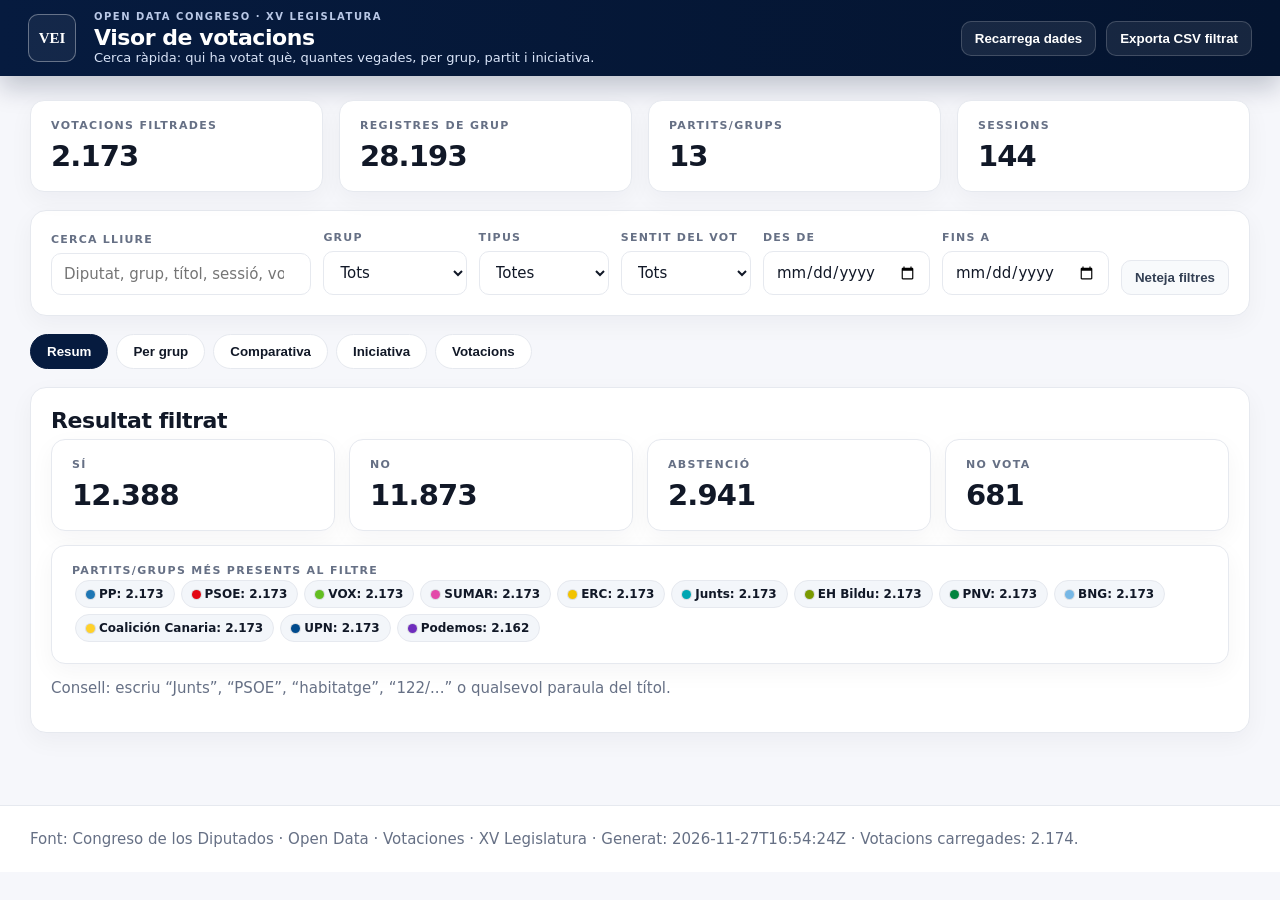
<file: visor_congreso_github_v2/index.html>
<!doctype html>
<html lang="ca">
<head>
  <meta charset="utf-8" />
  <meta name="viewport" content="width=device-width, initial-scale=1" />
  <title>Visor votacions Congreso · XV legislatura</title>
  <link rel="stylesheet" href="styles.css" />
</head>
<body>
  <header class="topbar">
    <div>
      <p class="eyebrow">Open Data Congreso · XV legislatura</p>
      <h1>Visor de votacions</h1>
      <p class="subtitle">Cerca ràpida: qui ha votat què, quantes vegades, per grup, partit i iniciativa.</p>
    </div>
    <div class="actions">
      <button id="refreshBtn">Recarrega dades</button>
      <button id="csvBtn">Exporta CSV filtrat</button>
    </div>
  </header>

  <main>
    <section class="cards" id="kpis"></section>

    <section class="panel filters">
      <div class="filter-wide">
        <label>Cerca lliure</label>
        <input id="q" type="search" placeholder="Diputat, grup, títol, sessió, votació..." />
      </div>
      <div>
        <label>Grup</label>
        <select id="groupFilter"><option value="">Tots</option></select>
      </div>
      <div>
        <label>Tipus</label>
        <select id="typeFilter">
          <option value="">Totes</option>
          <option>Projecte de llei</option>
          <option>Proposició de llei</option>
          <option>Moció</option>
          <option>PNL</option>
          <option>RDL / convalidació</option>
          <option>Pressupostos</option>
          <option>Elecció / designació</option>
          <option>Dictamen / informe</option>
          <option>Altres</option>
        </select>
      </div>
      <div>
        <label>Sentit del vot</label>
        <select id="voteFilter">
          <option value="">Tots</option>
          <option>Sí</option>
          <option>No</option>
          <option>Abstención</option>
          <option>No vota</option>
        </select>
      </div>
      <div>
        <label>Des de</label>
        <input id="dateFrom" type="date" />
      </div>
      <div>
        <label>Fins a</label>
        <input id="dateTo" type="date" />
      </div>
      <div class="filter-reset">
        <label>&nbsp;</label>
        <button id="clearFiltersBtn" type="button">Neteja filtres</button>
      </div>
    </section>

    <section class="tabs">
      <button class="tab active" data-tab="resum">Resum</button>
      <button class="tab" data-tab="grups">Per grup</button>
      <button class="tab" data-tab="comparativa">Comparativa</button>
      <button class="tab" data-tab="iniciativa">Iniciativa</button>
      <button class="tab" data-tab="votacions">Votacions</button>
    </section>

    <section class="panel" id="tab-resum">
      <h2>Resultat filtrat</h2>
      <div id="summaryGrid" class="summary-grid"></div>
      <p class="hint">Consell: escriu “Junts”, “PSOE”, “habitatge”, “122/...” o qualsevol paraula del títol.</p>
    </section>

    <section class="panel hidden" id="tab-grups">
      <h2>Com ha votat cada grup?</h2>
      <div id="groupsTable"></div>
    </section>


    <section class="panel hidden compare-panel" id="tab-comparativa">
      <div class="section-head">
        <div>
          <h2>Comparativa de partits</h2>
          <p class="section-subtitle">Selecciona partits a l’esquerra i consulta les coincidències de vot a la dreta.</p>
        </div>
        <div class="compare-filter">
          <label>Vista</label>
          <select id="compareMode">
            <option value="all">Totes</option>
            <option value="same">Només coincidències</option>
            <option value="diff">Només discrepàncies</option>
            <option value="Sí">Coincidències en Sí</option>
            <option value="No">Coincidències en No</option>
            <option value="Abstención">Coincidències en abstenció</option>
            <option value="No vota">Coincidències en no vota</option>
          </select>
        </div>
      </div>
      <div class="compare-layout">
        <aside class="compare-sidebar">
          <label>Partits / grups</label>
          <div id="partyChecks" class="party-checks"></div>
        </aside>
        <div class="compare-content">
          <div id="compareSummary" class="summary-grid compare-summary"></div>
          <div id="compareTable"></div>
        </div>
      </div>
    </section>

    <section class="panel hidden" id="tab-iniciativa">
      <h2>Votació per iniciativa</h2>
      <div class="initiative-picker">
        <div>
          <label>Escriu o selecciona una iniciativa</label>
          <input id="initiativeInput" list="initiativesList" placeholder="Escriu paraules del títol de la iniciativa..." />
          <datalist id="initiativesList"></datalist>
        </div>
        <button id="clearInitiative">Neteja</button>
      </div>
      <div id="initiativeResults"></div>
    </section>

    <section class="panel hidden" id="tab-votacions">
      <h2>Llistat de votacions</h2>
      <div id="votesList"></div>
    </section>
  </main>

  <footer>
    <span id="sourceInfo"></span>
  </footer>

  <script src="app.js"></script>
</body>
</html>
</file>
<file: visor_congreso_github_v2/styles.css>
:root{--navy:#061b3f;--navy2:#0b2b61;--bg:#f6f7fb;--card:#fff;--ink:#111827;--muted:#667085;--line:#e6e9ef;--soft:#f3f6fa;--blue:#114a9f;--green:#16824a;--red:#c43c35;--yellow:#d8a11d;--gray:#cbd5e1}*{box-sizing:border-box}body{margin:0;font-family:Inter,ui-sans-serif,system-ui,-apple-system,"Segoe UI",Arial,sans-serif;background:var(--bg);color:var(--ink);font-size:15px}.topbar{height:76px;background:linear-gradient(90deg,var(--navy),#04142f);color:#fff;display:flex;align-items:center;justify-content:space-between;padding:0 28px;box-shadow:0 12px 26px rgba(5,20,48,.22)}.topbar>div:first-child{position:relative;padding-left:66px}.topbar>div:first-child:before{content:"VEI";position:absolute;left:0;top:50%;transform:translateY(-50%);width:46px;height:46px;border:1px solid rgba(255,255,255,.35);border-radius:10px;display:grid;place-items:center;font-weight:900;font-family:Georgia,serif;background:rgba(255,255,255,.06)}h1{margin:0;font-size:22px;line-height:1.1;letter-spacing:-.02em}.eyebrow{margin:0 0 4px;text-transform:uppercase;letter-spacing:.15em;color:#b9c8e6;font-size:10px;font-weight:800}.subtitle{margin:0;color:#d9e4f8;font-size:13px}.actions{display:flex;gap:10px}.actions button{background:rgba(255,255,255,.08);border-color:rgba(255,255,255,.18);color:white}button{border:1px solid var(--line);background:white;padding:9px 13px;border-radius:10px;cursor:pointer;font-weight:750;color:var(--ink);transition:.15s ease}button:hover{border-color:#cbd5e1;box-shadow:0 8px 18px rgba(15,23,42,.08)}main{padding:24px 30px 54px;max-width:1500px;margin:0 auto}.cards{display:grid;grid-template-columns:repeat(4,minmax(0,1fr));gap:16px;margin-bottom:18px}.card{background:var(--card);border:1px solid var(--line);border-radius:14px;padding:18px 20px;box-shadow:0 8px 24px rgba(16,24,40,.045)}.card .label{font-size:11px;letter-spacing:.12em;text-transform:uppercase;color:var(--muted);font-weight:850}.card .value{font-size:29px;font-weight:850;letter-spacing:-.03em;margin-top:7px}.small-value{font-size:15px!important;line-height:1.6;letter-spacing:0!important}.panel{background:white;border:1px solid var(--line);border-radius:16px;padding:20px;margin:18px 0;box-shadow:0 8px 24px rgba(16,24,40,.045)}.filters{display:grid;grid-template-columns:2fr 1.1fr 1fr 1fr .8fr .8fr auto;gap:12px;align-items:end}.filter-wide{min-width:220px}label{display:block;font-size:11px;font-weight:850;text-transform:uppercase;letter-spacing:.11em;color:var(--muted);margin-bottom:7px}input,select{width:100%;border:1px solid var(--line);border-radius:10px;padding:11px 12px;background:#fff;color:var(--ink);font:inherit;outline:none}input:focus,select:focus{border-color:#93b4eb;box-shadow:0 0 0 4px rgba(17,74,159,.08)}.tabs{display:flex;gap:8px;margin:16px 0 18px}.tab{background:white;border:1px solid var(--line);border-radius:999px;padding:9px 16px;box-shadow:none}.tab.active{background:var(--navy);color:white;border-color:var(--navy)}.hidden{display:none!important}h2{font-size:22px;margin:0 0 6px;letter-spacing:-.02em}.section-head{display:flex;justify-content:space-between;gap:20px;align-items:flex-end;margin-bottom:18px}.section-subtitle{margin:4px 0 0;color:var(--muted)}.summary-grid{display:grid;grid-template-columns:repeat(4,minmax(0,1fr));gap:14px}.hint{color:var(--muted)}.pill{display:inline-flex;align-items:center;gap:4px;border:1px solid var(--line);border-radius:999px;background:var(--soft);padding:6px 10px;margin:3px;font-size:12px;font-weight:750}.dot{display:inline-block;width:9px;height:9px;border-radius:50%;box-shadow:0 0 0 1px rgba(0,0,0,.10)}.party-badge{display:inline-flex;align-items:center;gap:7px;font-weight:760;white-space:nowrap}.table-wrap{overflow:auto;border:1px solid var(--line);border-radius:12px;background:white}table{width:100%;border-collapse:collapse;min-width:760px}th,td{text-align:left;padding:10px 12px;border-bottom:1px solid var(--line);vertical-align:middle}th{font-size:11px;letter-spacing:.10em;text-transform:uppercase;color:var(--muted);background:#f9fafb;font-weight:850}tr:last-child td{border-bottom:0}.vote-card{background:white;border:1px solid var(--line);border-radius:14px;padding:16px;margin:12px 0;box-shadow:0 8px 24px rgba(16,24,40,.04)}.vote-card h3{margin:0 0 8px;font-size:16px;line-height:1.35}.meta{font-size:13px;color:var(--muted)}.mini-grid{display:grid;grid-template-columns:repeat(4,1fr);gap:10px;margin-top:12px}.mini{background:var(--soft);border-radius:10px;padding:10px}.mini strong{display:block;font-size:20px}.compare-panel{padding:22px}.compare-layout{display:grid;grid-template-columns:285px 1fr;gap:22px;align-items:start}.compare-sidebar{border:1px solid var(--line);border-radius:14px;background:#fbfcfe;padding:16px;position:sticky;top:18px}.party-checks{display:flex;flex-direction:column;gap:8px}.party-check{display:flex;align-items:center;gap:10px;border:1px solid var(--line);background:white;border-radius:10px;padding:10px 11px;font-weight:750;color:var(--ink);letter-spacing:0;text-transform:none;margin:0}.party-check input{width:auto;margin:0}.compare-content{min-width:0}.compare-summary{grid-template-columns:repeat(4,minmax(0,1fr));margin-bottom:16px}.compare-filter{width:230px}.initiative-picker{display:grid;grid-template-columns:1fr auto;gap:12px;align-items:end}.initiative-detail{border:1px solid var(--line);border-radius:16px;overflow:hidden;background:white;box-shadow:0 8px 24px rgba(16,24,40,.045);margin-top:14px}.initiative-header{display:flex;justify-content:space-between;gap:20px;align-items:flex-start;padding:22px 24px;border-bottom:1px solid var(--line);background:#fff}.initiative-header h3{font-size:22px;line-height:1.25;margin:3px 0 8px}.backlink{font-size:13px;color:#1d4e89;font-weight:780}.vote-total-pills{display:grid;grid-template-columns:repeat(2,110px);gap:10px;flex-shrink:0}.vote-total-pills span{display:block;border:1px solid var(--line);border-radius:12px;padding:10px 12px;background:#fbfcfe;color:var(--muted);font-size:12px;font-weight:850;text-transform:uppercase;letter-spacing:.04em}.vote-total-pills b{display:block;font-size:24px;color:var(--ink);letter-spacing:-.02em}.vote-total-pills .ok b{color:var(--green)}.vote-total-pills .bad b{color:var(--red)}.vote-total-pills .warn b{color:var(--yellow)}.vote-total-pills .mute b{color:#64748b}.initiative-grid{display:grid;grid-template-columns:1.05fr .9fr;gap:18px;padding:18px;background:#f8fafc}.clean-card{background:white;border:1px solid var(--line);border-radius:14px;overflow:hidden}.card-title-row{display:flex;justify-content:space-between;align-items:baseline;gap:12px;padding:14px 16px;border-bottom:1px solid var(--line)}.card-title-row h4{font-size:16px;margin:0}.card-title-row span{font-size:13px;color:var(--muted)}.group-card .table-wrap{border:0;border-radius:0}.group-card table{min-width:620px}.vote-cell{display:inline-flex;align-items:center;justify-content:center;min-width:34px;height:28px;border-radius:8px;font-weight:850;background:#f8fafc;border:1px solid var(--line)}.vote-cell.si{background:#eaf8f0;color:var(--green);border-color:#b9e6c8}.vote-cell.no{background:#fff1f0;color:var(--red);border-color:#ffc9c4}.vote-cell.abst{background:#fff8e6;color:#a16207;border-color:#f6d98b}.vote-cell.novota{background:#f1f5f9;color:#64748b}.hemi-wrap{position:relative;height:365px;background:#fff}.seat-dot{position:absolute;width:8px;height:8px;border-radius:50%;transform:translate(-50%,-50%);box-shadow:0 0 0 1px rgba(255,255,255,.95),0 1px 4px rgba(15,23,42,.15)}.seat-dot.vote-novota{opacity:.55}.majority-text{position:absolute;left:50%;bottom:92px;transform:translateX(-50%);text-align:center;font-size:12px;color:#64748b;line-height:1.25}.majority-text strong{display:block;color:#111827;font-size:21px}.vote-legend{display:flex;gap:14px;flex-wrap:wrap;padding:12px 16px;border-top:1px solid var(--line);background:#fff}.vote-legend span{display:inline-flex;align-items:center;gap:7px;font-size:13px;color:#475569;font-weight:750}.vote-legend i{display:inline-block;width:10px;height:10px;border-radius:50%}a{color:#174ea6;text-decoration:none}a:hover{text-decoration:underline}footer{padding:24px 30px;color:var(--muted);background:#fff;border-top:1px solid var(--line)}
@media(max-width:1100px){main{padding:18px}.cards,.summary-grid,.compare-summary{grid-template-columns:repeat(2,1fr)}.filters{grid-template-columns:1fr 1fr}.compare-layout,.initiative-grid{grid-template-columns:1fr}.compare-sidebar{position:static}.initiative-header{flex-direction:column}.vote-total-pills{grid-template-columns:repeat(4,1fr);width:100%}}@media(max-width:700px){.topbar{height:auto;padding:16px;align-items:flex-start;flex-direction:column}.topbar>div:first-child{padding-left:58px}.actions{margin-left:58px}.cards,.summary-grid,.compare-summary,.filters,.mini-grid{grid-template-columns:1fr}.tabs{overflow-x:auto;padding-bottom:2px}.tab{white-space:nowrap}.vote-total-pills{grid-template-columns:repeat(2,1fr)}.hemi-wrap{height:300px}.seat-dot{width:7px;height:7px}table{min-width:680px}}
.filter-reset button{width:100%;white-space:nowrap;background:#f8fafc;color:#344054}.filter-reset button:hover{background:#eef4ff;border-color:#b9c9e8}
</file>
